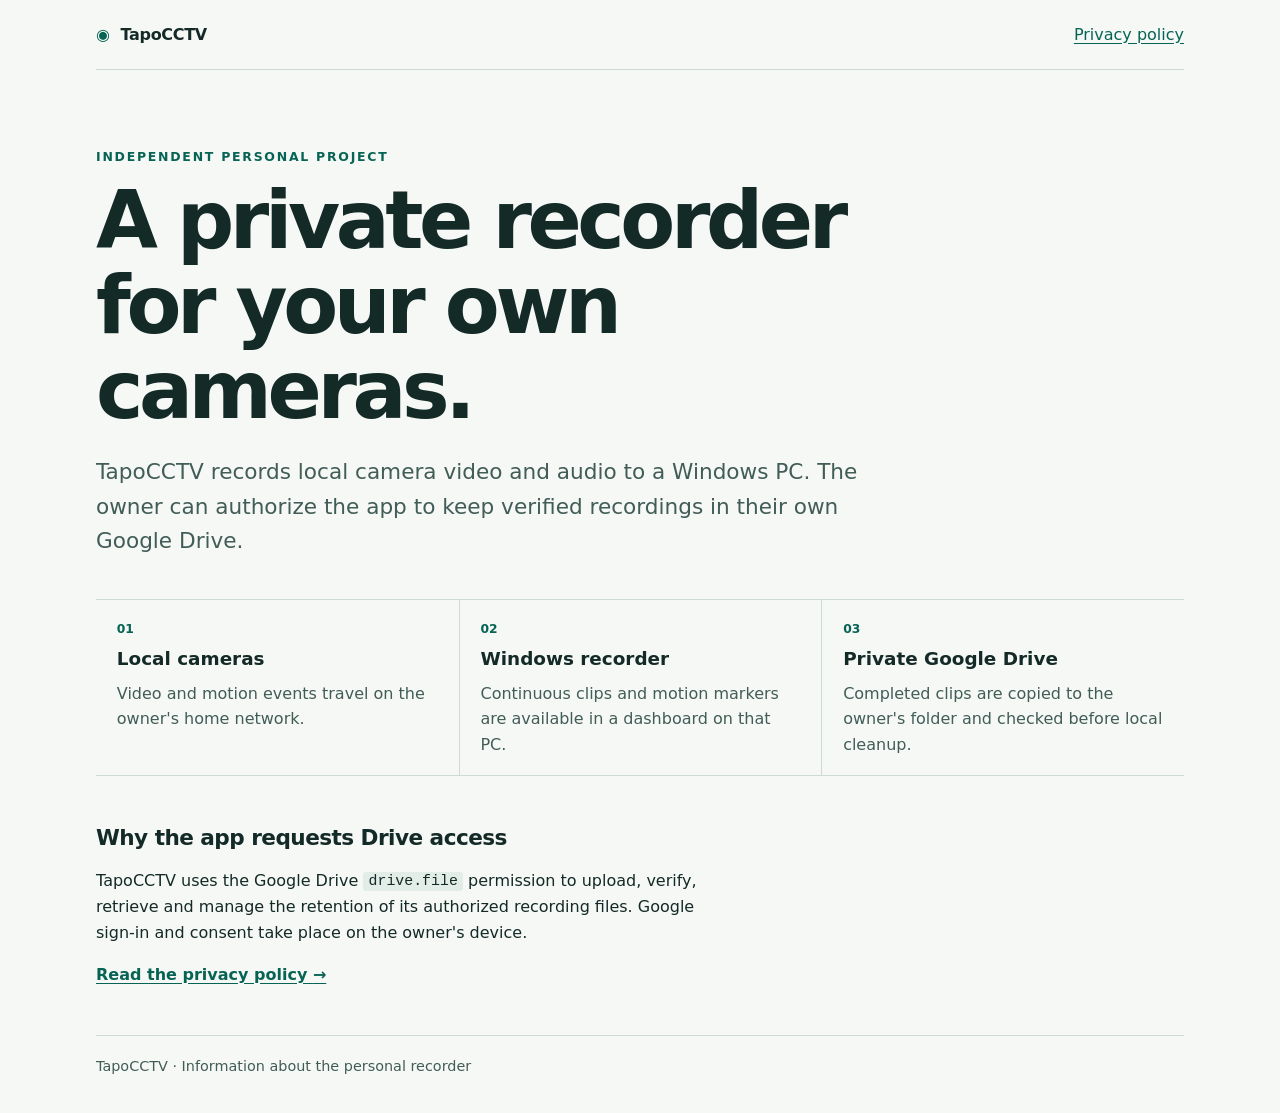
<file: index.html>
<!doctype html>
<html lang="en">
<head>
  <meta charset="utf-8">
  <meta name="viewport" content="width=device-width, initial-scale=1">
  <meta name="description" content="TapoCCTV is a personal Windows camera recorder with private Google Drive storage.">
  <title>TapoCCTV — Personal camera recorder</title>
  <link rel="stylesheet" href="site.css">
</head>
<body>
  <header class="mast">
    <a class="brand" href="index.html"><span aria-hidden="true">◉</span> TapoCCTV</a>
    <nav aria-label="About TapoCCTV"><a href="privacy.html">Privacy policy</a></nav>
  </header>
  <main>
    <section class="intro">
      <p class="eyebrow">Independent personal project</p>
      <h1>A private recorder for your own cameras.</h1>
      <p class="lead">TapoCCTV records local camera video and audio to a Windows PC. The owner can authorize the app to keep verified recordings in their own Google Drive.</p>
    </section>
    <ol class="steps" aria-label="How recordings are stored">
      <li><span>01</span><strong>Local cameras</strong><p>Video and motion events travel on the owner's home network.</p></li>
      <li><span>02</span><strong>Windows recorder</strong><p>Continuous clips and motion markers are available in a dashboard on that PC.</p></li>
      <li><span>03</span><strong>Private Google Drive</strong><p>Completed clips are copied to the owner's folder and checked before local cleanup.</p></li>
    </ol>
    <section class="explanation" aria-labelledby="drive-use">
      <h2 id="drive-use">Why the app requests Drive access</h2>
      <p>TapoCCTV uses the Google Drive <code>drive.file</code> permission to upload, verify, retrieve and manage the retention of its authorized recording files. Google sign-in and consent take place on the owner's device.</p>
      <a class="policy" href="privacy.html">Read the privacy policy <span aria-hidden="true">→</span></a>
    </section>
  </main>
  <footer>TapoCCTV · Information about the personal recorder</footer>
</body>
</html>
</file>
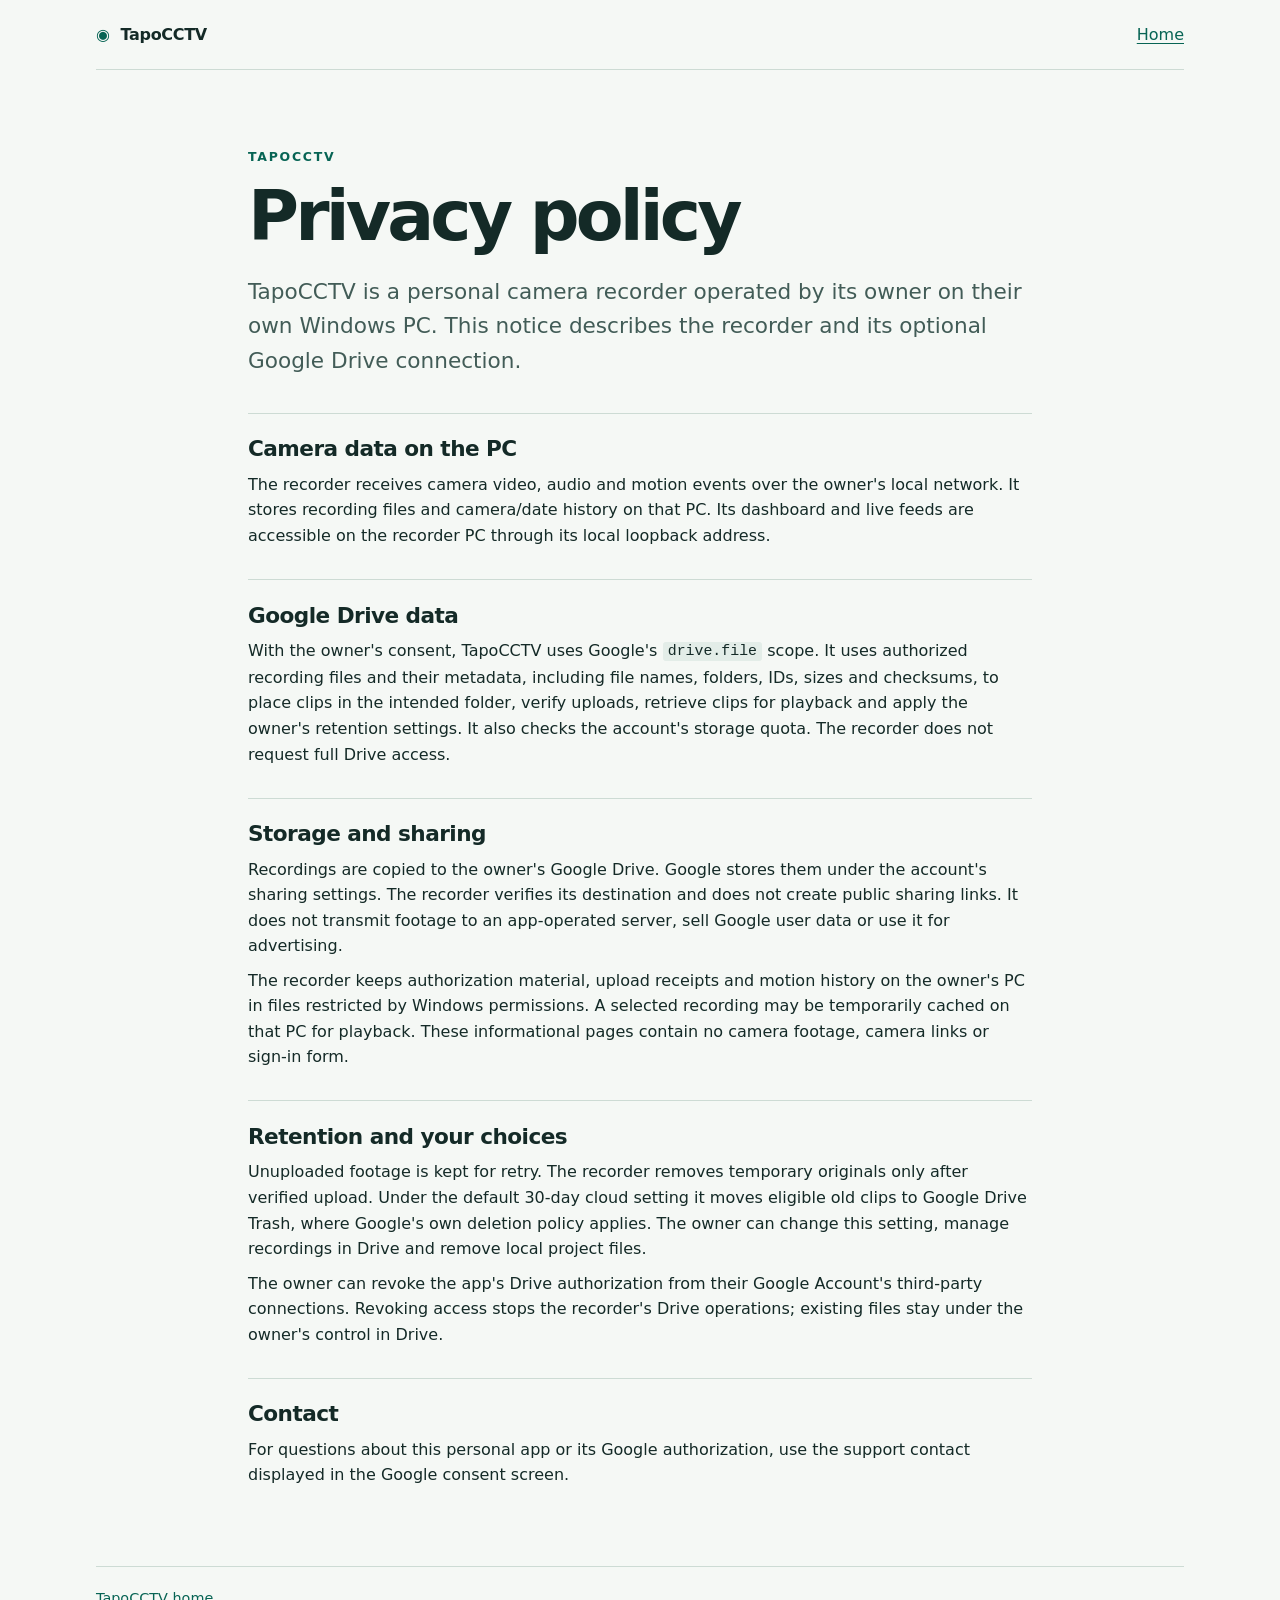
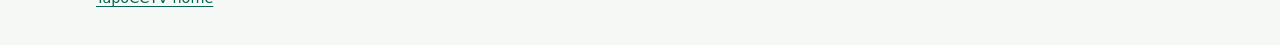
<file: privacy.html>
<!doctype html>
<html lang="en">
<head>
  <meta charset="utf-8">
  <meta name="viewport" content="width=device-width, initial-scale=1">
  <meta name="description" content="How the personal TapoCCTV recorder uses local camera data and authorized Google Drive files.">
  <title>Privacy policy — TapoCCTV</title>
  <link rel="stylesheet" href="site.css">
</head>
<body>
  <header class="mast">
    <a class="brand" href="index.html"><span aria-hidden="true">◉</span> TapoCCTV</a>
    <nav aria-label="About TapoCCTV"><a href="index.html">Home</a></nav>
  </header>
  <main class="policy-page">
    <p class="eyebrow">TapoCCTV</p>
    <h1>Privacy policy</h1>
    <p class="lead">TapoCCTV is a personal camera recorder operated by its owner on their own Windows PC. This notice describes the recorder and its optional Google Drive connection.</p>
    <section>
      <h2>Camera data on the PC</h2>
      <p>The recorder receives camera video, audio and motion events over the owner's local network. It stores recording files and camera/date history on that PC. Its dashboard and live feeds are accessible on the recorder PC through its local loopback address.</p>
    </section>
    <section>
      <h2>Google Drive data</h2>
      <p>With the owner's consent, TapoCCTV uses Google's <code>drive.file</code> scope. It uses authorized recording files and their metadata, including file names, folders, IDs, sizes and checksums, to place clips in the intended folder, verify uploads, retrieve clips for playback and apply the owner's retention settings. It also checks the account's storage quota. The recorder does not request full Drive access.</p>
    </section>
    <section>
      <h2>Storage and sharing</h2>
      <p>Recordings are copied to the owner's Google Drive. Google stores them under the account's sharing settings. The recorder verifies its destination and does not create public sharing links. It does not transmit footage to an app-operated server, sell Google user data or use it for advertising.</p>
      <p>The recorder keeps authorization material, upload receipts and motion history on the owner's PC in files restricted by Windows permissions. A selected recording may be temporarily cached on that PC for playback. These informational pages contain no camera footage, camera links or sign-in form.</p>
    </section>
    <section>
      <h2>Retention and your choices</h2>
      <p>Unuploaded footage is kept for retry. The recorder removes temporary originals only after verified upload. Under the default 30-day cloud setting it moves eligible old clips to Google Drive Trash, where Google's own deletion policy applies. The owner can change this setting, manage recordings in Drive and remove local project files.</p>
      <p>The owner can revoke the app's Drive authorization from their Google Account's third-party connections. Revoking access stops the recorder's Drive operations; existing files stay under the owner's control in Drive.</p>
    </section>
    <section>
      <h2>Contact</h2>
      <p>For questions about this personal app or its Google authorization, use the support contact displayed in the Google consent screen.</p>
    </section>
  </main>
  <footer><a href="index.html">TapoCCTV home</a></footer>
</body>
</html>
</file>
<file: site.css>
:root { color-scheme: light; --ink:#142a27; --muted:#425c57; --accent:#076454; --paper:#f5f8f5; --line:#cddbd4; }
* { box-sizing:border-box; }
body { margin:0; color:var(--ink); background:var(--paper); font:1rem/1.6 system-ui,-apple-system,"Segoe UI",sans-serif; }
a { color:var(--accent); text-underline-offset:.21em; }
a:focus-visible { outline:3px solid var(--accent); outline-offset:4px; border-radius:2px; }
.mast, main, footer { width:min(100% - 2.5rem,68rem); margin-inline:auto; }
.mast { display:flex; align-items:center; justify-content:space-between; gap:1rem; padding:1.35rem 0; border-bottom:1px solid var(--line); }
.brand { color:var(--ink); font-weight:750; text-decoration:none; letter-spacing:-.02em; }
.brand span { color:var(--accent); margin-right:.35em; }
main { padding:clamp(2rem,6vw,5rem) 0 3rem; }
.intro { max-width:48rem; }
.eyebrow { font-size:.78rem; font-weight:750; letter-spacing:.14em; text-transform:uppercase; color:var(--accent); margin:0 0 .8rem; }
h1 { max-width:17ch; font-size:clamp(2.5rem,7vw,5rem); line-height:1.06; letter-spacing:-.055em; margin:0 0 1.35rem; }
.lead { color:var(--muted); font-size:clamp(1.08rem,2vw,1.35rem); max-width:59ch; }
.steps { display:grid; grid-template-columns:repeat(3,1fr); list-style:none; padding:0; margin:2.5rem 0 3rem; border-block:1px solid var(--line); }
.steps li { display:grid; align-content:start; padding:1.25rem 1.3rem 1.1rem; gap:.3rem; }
.steps li+li { border-left:1px solid var(--line); }
.steps span { color:var(--accent); font-size:.77rem; font-weight:700; }
.steps strong { font-size:1.15rem; }
.steps p { color:var(--muted); margin:.12rem 0 0; }
.explanation { max-width:60ch; }
h2 { font-size:1.35rem; line-height:1.28; letter-spacing:-.025em; margin:0 0 .45rem; }
.policy { display:inline-block; font-weight:700; }
.policy-page { max-width:49rem; }
.policy-page h1 { font-size:clamp(2.6rem,6vw,4.35rem); }
.policy-page section { padding:1.35rem 0; border-top:1px solid var(--line); }
.policy-page section:first-of-type { margin-top:2.15rem; }
.policy-page section p { margin:.55rem 0; }
code { font-size:.93em; background:#e3ede8; border-radius:.2em; padding:.1em .35em; }
footer { color:var(--muted); border-top:1px solid var(--line); padding:1.2rem 0 2.25rem; font-size:.9rem; }
@media (max-width:40rem) { .steps { grid-template-columns:1fr; } .steps li+li { border-left:0; border-top:1px solid var(--line); } }
</file>
